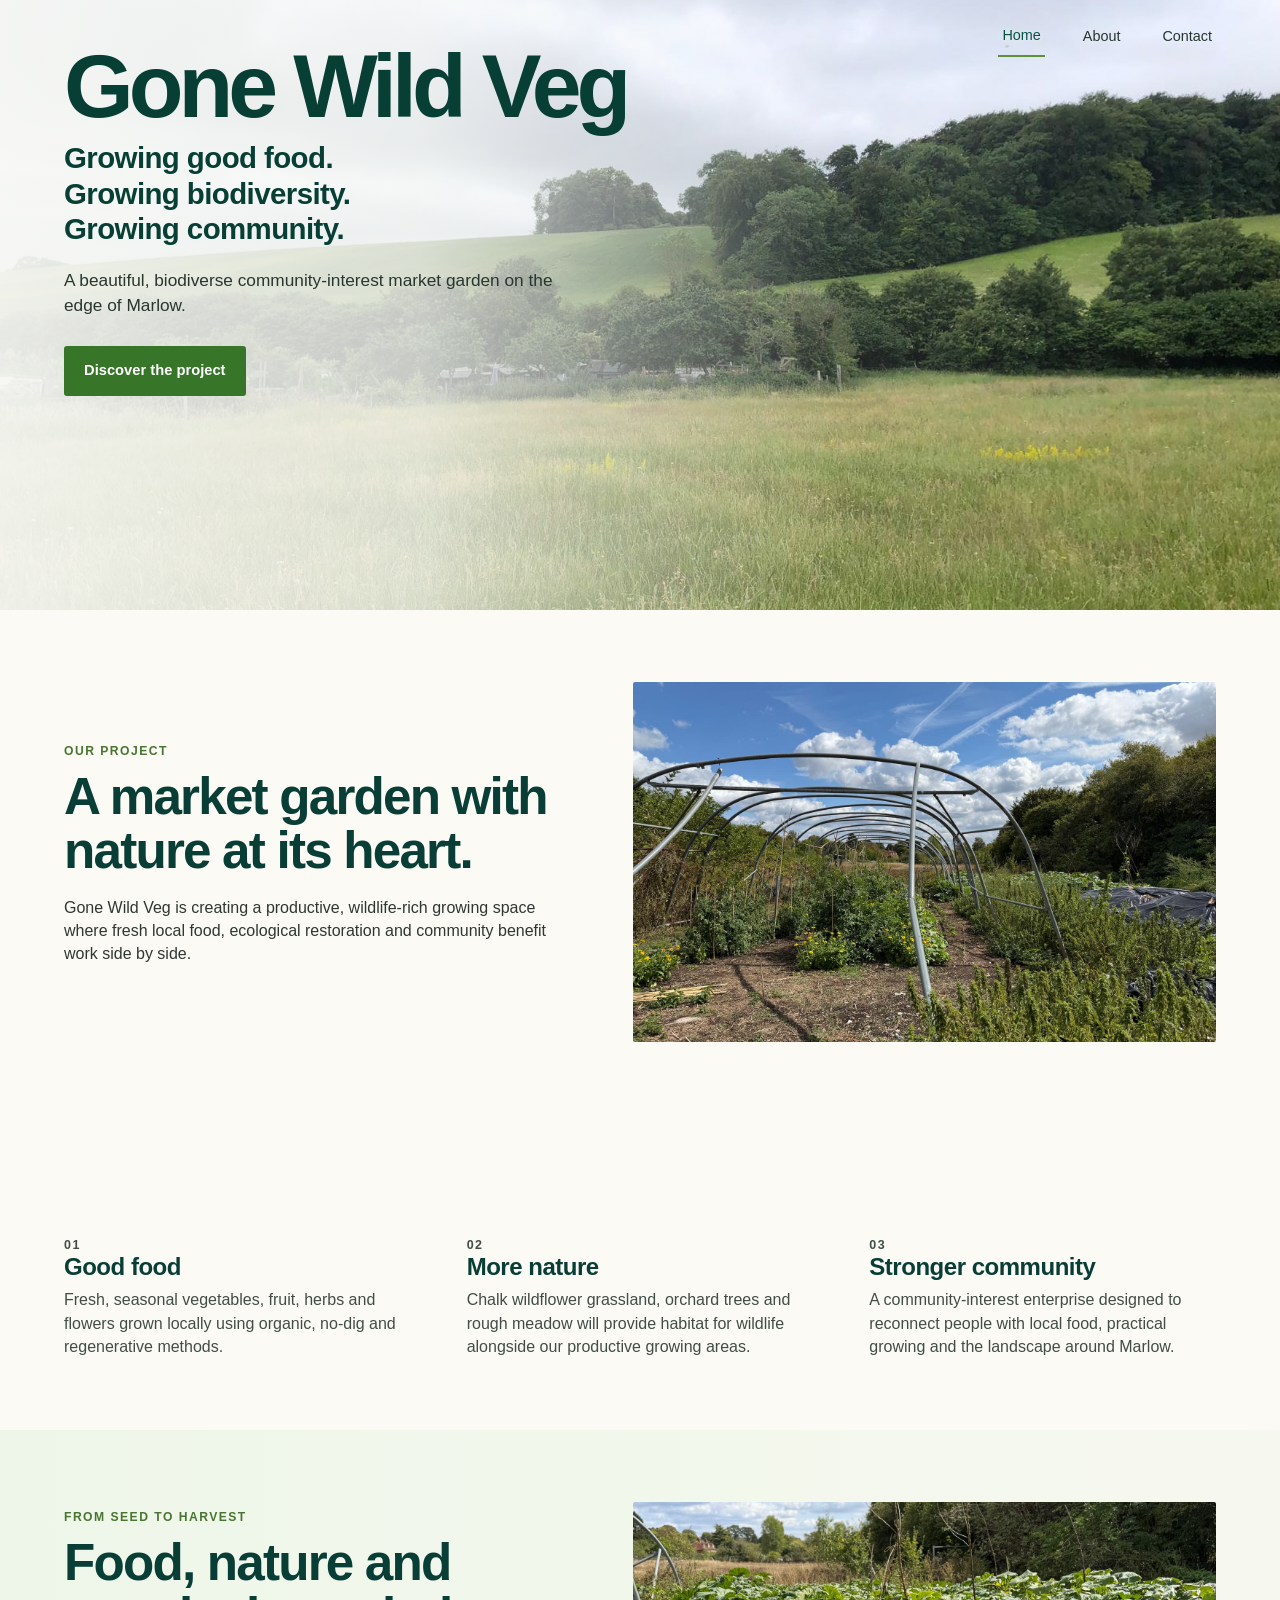
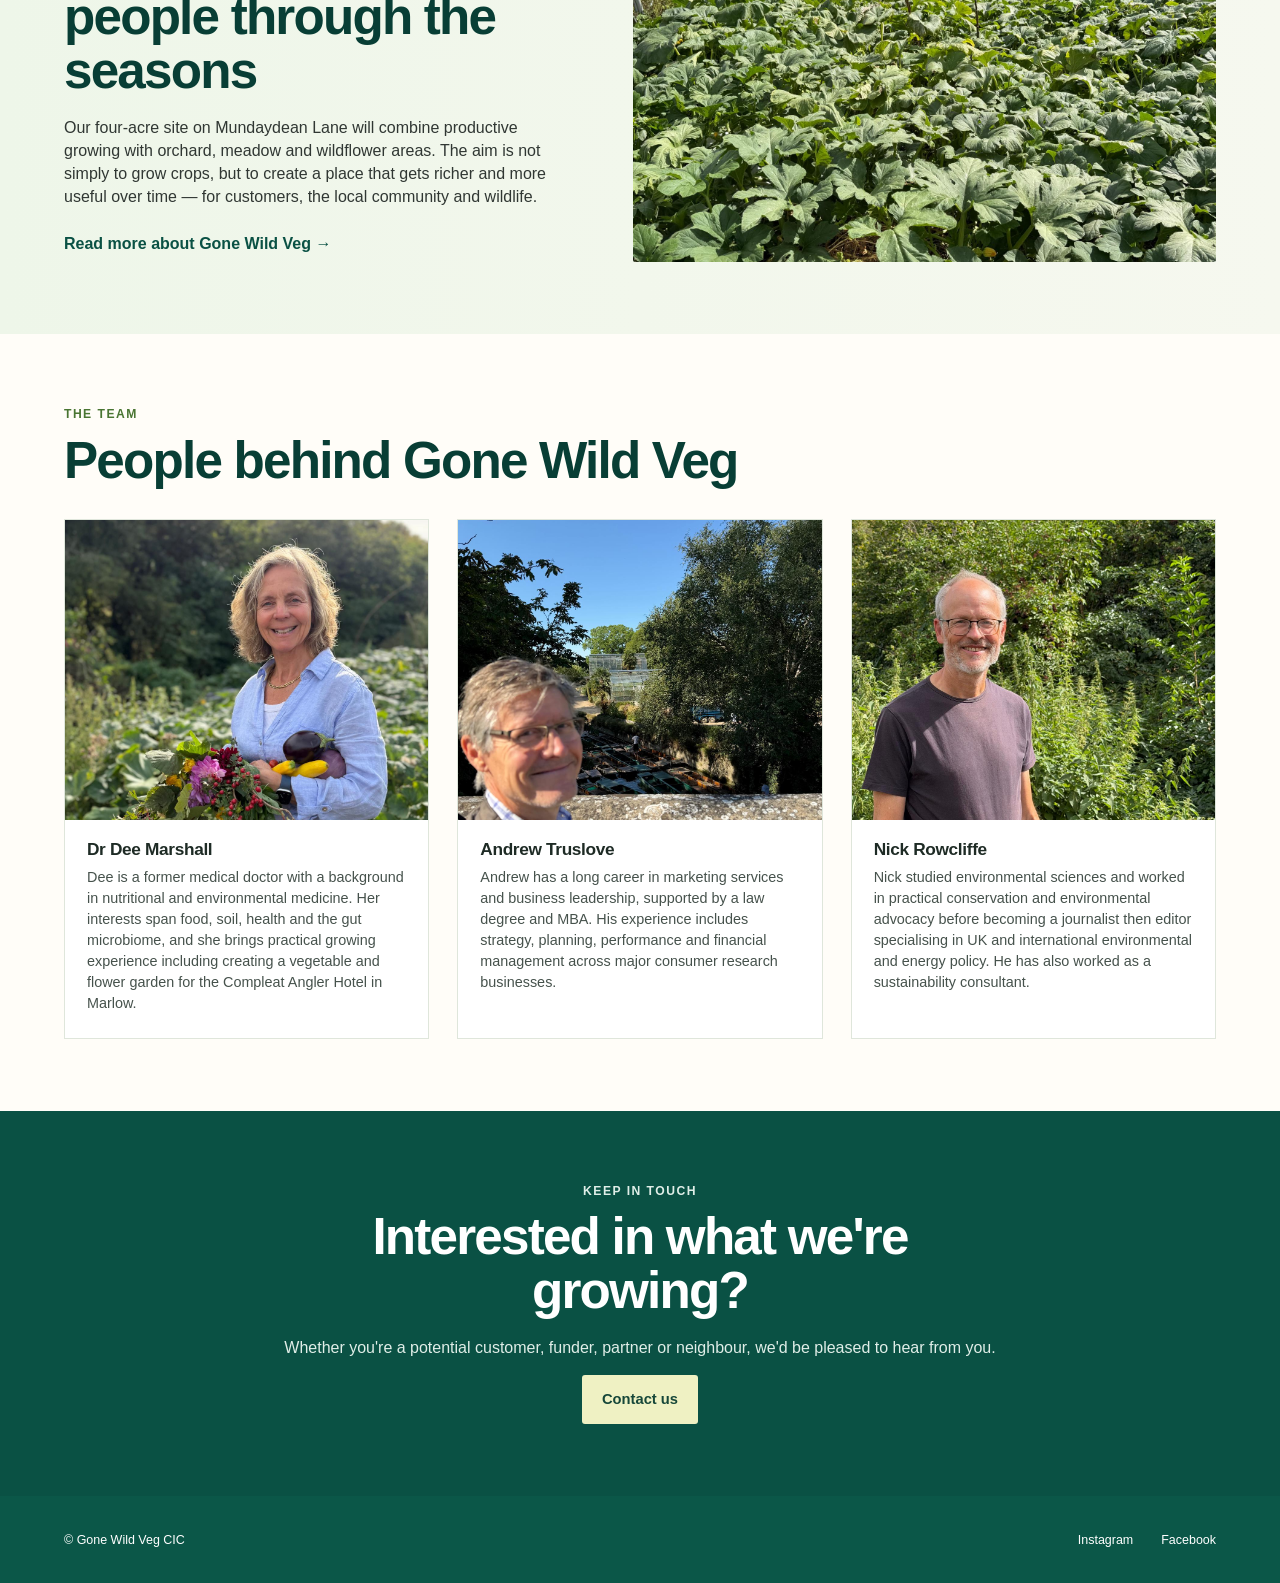
<file: index.html>
<!DOCTYPE html>
<html lang="en">
<head>
  <meta charset="UTF-8">
  <meta name="viewport" content="width=device-width, initial-scale=1.0">
  <title>Gone Wild Veg</title>
  <link rel="stylesheet" href="styles.css">
</head>
<body>
<header class="site-header">
  <nav aria-label="Primary navigation">
    <a class="active" href="index.html">Home</a>
    <a href="about.html">About</a>
    <a href="contact.html">Contact</a>
  </nav>
</header>

<main>
  <section class="hero">
    <div class="hero-inner">
      <h1 class="company-title">Gone Wild Veg</h1>
      <p class="hero-slogan">
        <span>Growing good food.</span>
        <span>Growing biodiversity.</span>
        <span>Growing community.</span>
      </p>
      <p class="hero-lead">A beautiful, biodiverse community-interest market garden on the edge of Marlow.</p>
      <a class="button" href="#project">Discover the project</a>
    </div>
  </section>

  <section class="section intro" id="project">
    <div class="container feature-grid intro-feature">
      <div class="feature-copy">
        <p class="eyebrow">Our project</p>
        <h2>A market garden with nature at its heart.</h2>
        <p>Gone Wild Veg is creating a productive, wildlife-rich growing space where fresh local food, ecological restoration and community benefit work side by side.</p>
      </div>
      <figure class="feature-image-wrap">
        <img class="feature-image" src="assets/gwv-site-pic.jpeg" alt="Gone Wild Veg growing site">
      </figure>
    </div>
  </section>

  <section class="section pillars">
    <div class="container three-column">
      <article>
        <p class="number">01</p>
        <h3>Good food</h3>
        <p>Fresh, seasonal vegetables, fruit, herbs and flowers grown locally using organic, no-dig and regenerative methods.</p>
      </article>
      <article>
        <p class="number">02</p>
        <h3>More nature</h3>
        <p>Chalk wildflower grassland, orchard trees and rough meadow will provide habitat for wildlife alongside our productive growing areas.</p>
      </article>
      <article>
        <p class="number">03</p>
        <h3>Stronger community</h3>
        <p>A community-interest enterprise designed to reconnect people with local food, practical growing and the landscape around Marlow.</p>
      </article>
    </div>
  </section>

  <section class="section feature-section">
    <div class="container feature-grid">
      <div class="feature-copy">
        <p class="eyebrow">From seed to harvest</p>
        <h2>Food, nature and people through the seasons</h2>
        <p>Our four-acre site on Mundaydean Lane will combine productive growing with orchard, meadow and wildflower areas. The aim is not simply to grow crops, but to create a place that gets richer and more useful over time — for customers, the local community and wildlife.</p>
        <a class="text-link" href="about.html">Read more about Gone Wild Veg →</a>
      </div>
      <figure class="feature-image-wrap">
        <img class="feature-image" src="assets/food-nature-pic.jpeg" alt="Crops growing at Gone Wild Veg">
      </figure>
    </div>
  </section>

  <section class="section team-section">
    <div class="container">
      <p class="eyebrow">The team</p>
      <h2>People behind Gone Wild Veg</h2>
      <div class="team-grid">
        <article class="team-card">
          <img class="team-photo" src="assets/dee-pic.jpeg" alt="Dr Dee Marshall">
          <h3>Dr Dee Marshall</h3>
          <p>Dee is a former medical doctor with a background in nutritional and environmental medicine. Her interests span food, soil, health and the gut microbiome, and she brings practical growing experience including creating a vegetable and flower garden for the Compleat Angler Hotel in Marlow.</p>
        </article>
        <article class="team-card">
          <img class="team-photo" src="assets/andrew-pic.jpeg" alt="Andrew Truslove">
          <h3>Andrew Truslove</h3>
          <p>Andrew has a long career in marketing services and business leadership, supported by a law degree and MBA. His experience includes strategy, planning, performance and financial management across major consumer research businesses.</p>
        </article>
        <article class="team-card">
          <img class="team-photo" src="assets/nick-pic.jpeg" alt="Nick Rowcliffe">
          <h3>Nick Rowcliffe</h3>
          <p>Nick studied environmental sciences and worked in practical conservation and environmental advocacy before becoming a journalist then editor specialising in UK and international environmental and energy policy. He has also worked as a sustainability consultant.</p>
        </article>
      </div>
    </div>
  </section>

  <section class="section cta-section">
    <div class="container narrow center">
      <p class="eyebrow">Keep in touch</p>
      <h2>Interested in what we're growing?</h2>
      <p>Whether you're a potential customer, funder, partner or neighbour, we'd be pleased to hear from you.</p>
      <a class="button dark" href="contact.html">Contact us</a>
    </div>
  </section>
</main>

<footer class="site-footer">
  <div class="container footer-inner">
    <p>© Gone Wild Veg CIC</p>
    <div class="footer-links">
      <a href="#">Instagram</a>
      <a href="#">Facebook</a>
    </div>
  </div>
</footer>
</body>
</html>
</file>
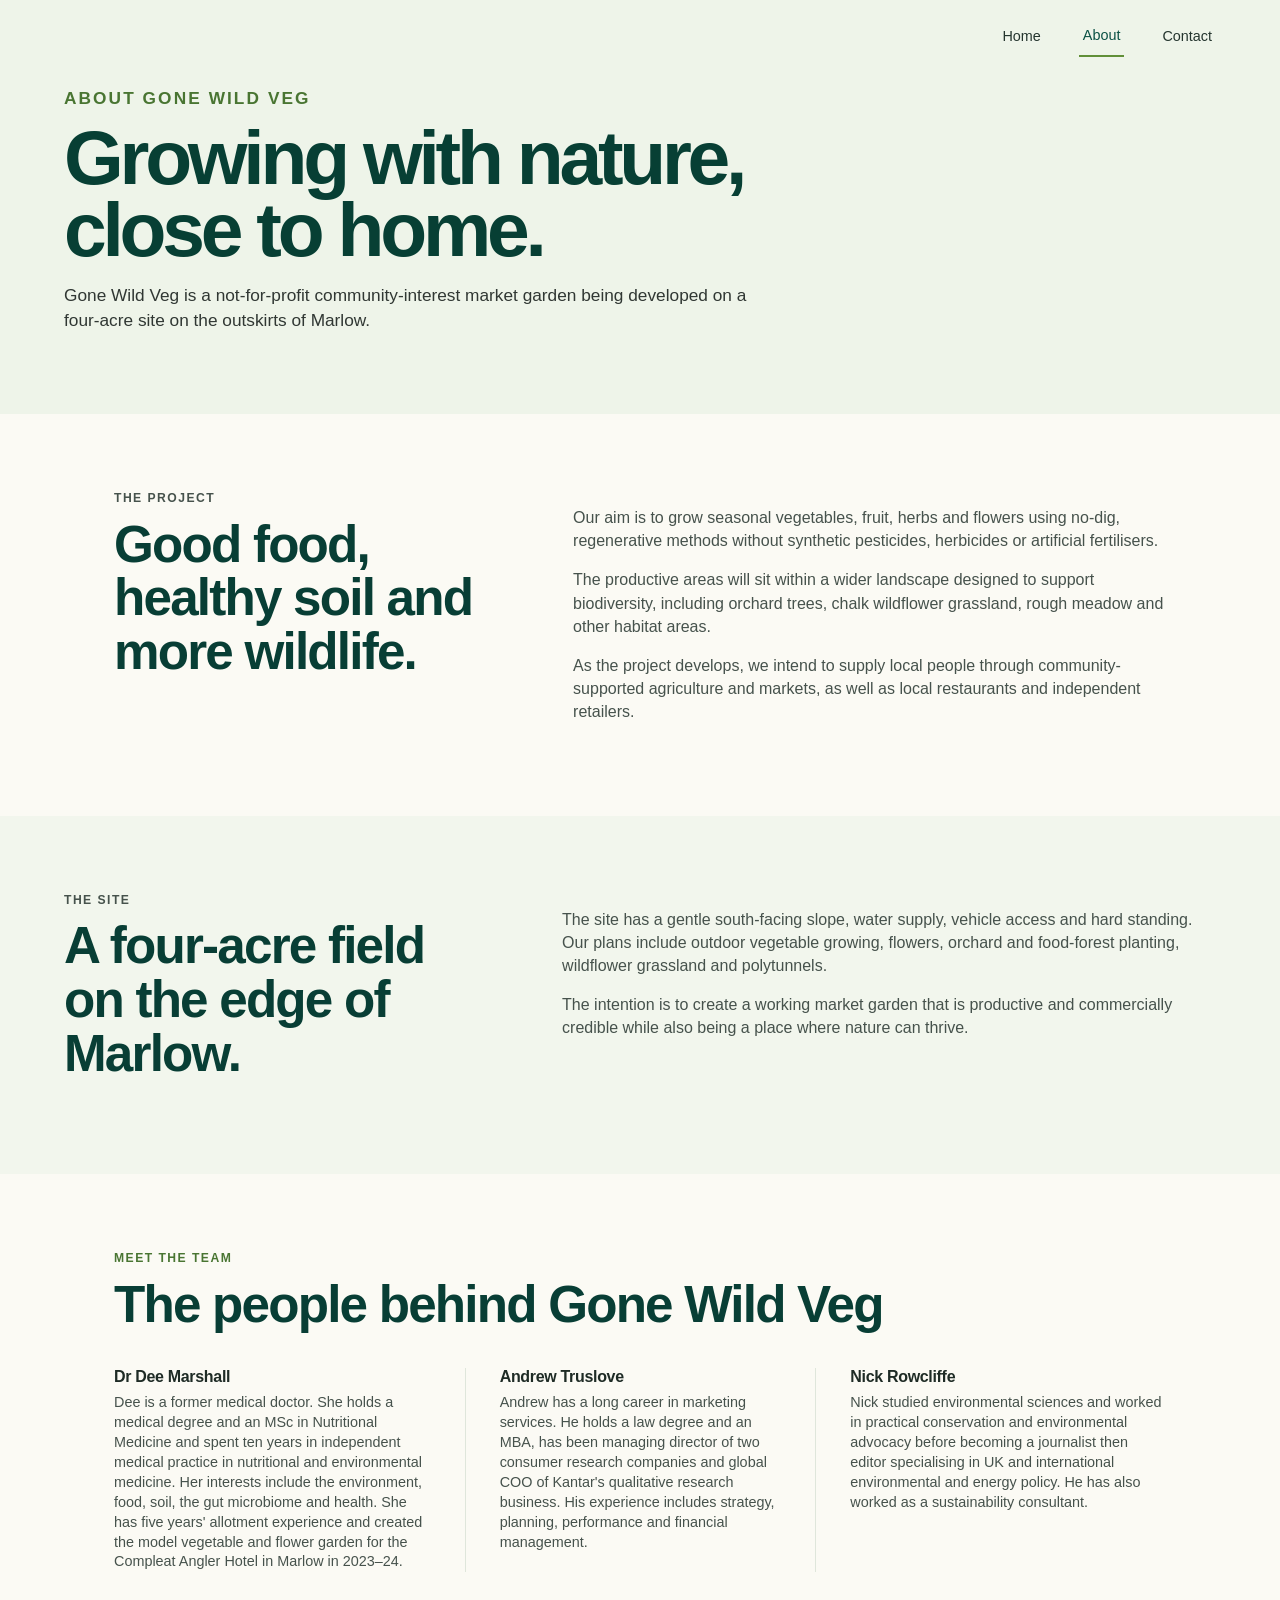
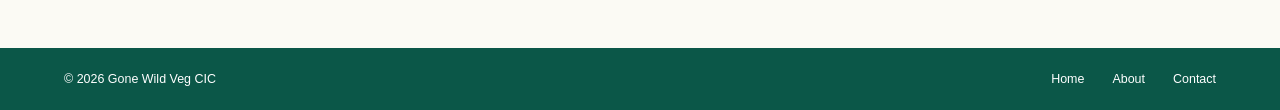
<file: about.html>
<!doctype html>
<html lang="en"><head><meta charset="utf-8"><meta name="viewport" content="width=device-width,initial-scale=1">
<title>About | Gone Wild Veg</title><link rel="stylesheet" href="styles.css"></head>
<body>
<header class="site-header"><nav><a href="index.html">Home</a><a class="active" href="about.html">About</a><a href="contact.html">Contact</a></nav></header>
<main>
<section class="page-hero"><div class="section-inner"><p class="eyebrow">About Gone Wild Veg</p><h1 class="company-title" style="font-size:clamp(3.4rem,6vw,5.7rem)">Growing with nature, close to home.</h1><p>Gone Wild Veg is a not-for-profit community-interest market garden being developed on a four-acre site on the outskirts of Marlow.</p></div></section>
<section class="content-grid">
 <div><p class="eyebrow">The project</p><h2>Good food, healthy soil and more wildlife.</h2></div>
 <div><p>Our aim is to grow seasonal vegetables, fruit, herbs and flowers using no-dig, regenerative methods without synthetic pesticides, herbicides or artificial fertilisers.</p><p>The productive areas will sit within a wider landscape designed to support biodiversity, including orchard trees, chalk wildflower grassland, rough meadow and other habitat areas.</p><p>As the project develops, we intend to supply local people through community-supported agriculture and markets, as well as local restaurants and independent retailers.</p></div>
</section>
<section class="content-grid alt">
 <div><p class="eyebrow">The site</p><h2>A four-acre field on the edge of Marlow.</h2></div>
 <div><p>The site has a gentle south-facing slope, water supply, vehicle access and hard standing. Our plans include outdoor vegetable growing, flowers, orchard and food-forest planting, wildflower grassland and polytunnels.</p><p>The intention is to create a working market garden that is productive and commercially credible while also being a place where nature can thrive.</p></div>
</section>
<section class="about-team">
 <p class="eyebrow">Meet the team</p><h2>The people behind Gone Wild Veg</h2>
 <div class="team-grid">
  <article class="person"><h3>Dr Dee Marshall</h3><p>Dee is a former medical doctor. She holds a medical degree and an MSc in Nutritional Medicine and spent ten years in independent medical practice in nutritional and environmental medicine. Her interests include the environment, food, soil, the gut microbiome and health. She has five years' allotment experience and created the model vegetable and flower garden for the Compleat Angler Hotel in Marlow in 2023–24.</p></article>
  <article class="person"><h3>Andrew Truslove</h3><p>Andrew has a long career in marketing services. He holds a law degree and an MBA, has been managing director of two consumer research companies and global COO of Kantar's qualitative research business. His experience includes strategy, planning, performance and financial management.</p></article>
  <article class="person"><h3>Nick Rowcliffe</h3><p>Nick studied environmental sciences and worked in practical conservation and environmental advocacy before becoming a journalist then editor specialising in UK and international environmental and energy policy. He has also worked as a sustainability consultant.</p></article>
 </div>
</section>
</main>
<footer><span>© 2026 Gone Wild Veg CIC</span><nav><a href="index.html">Home</a><a href="about.html">About</a><a href="contact.html">Contact</a></nav></footer>
</body></html>
</file>
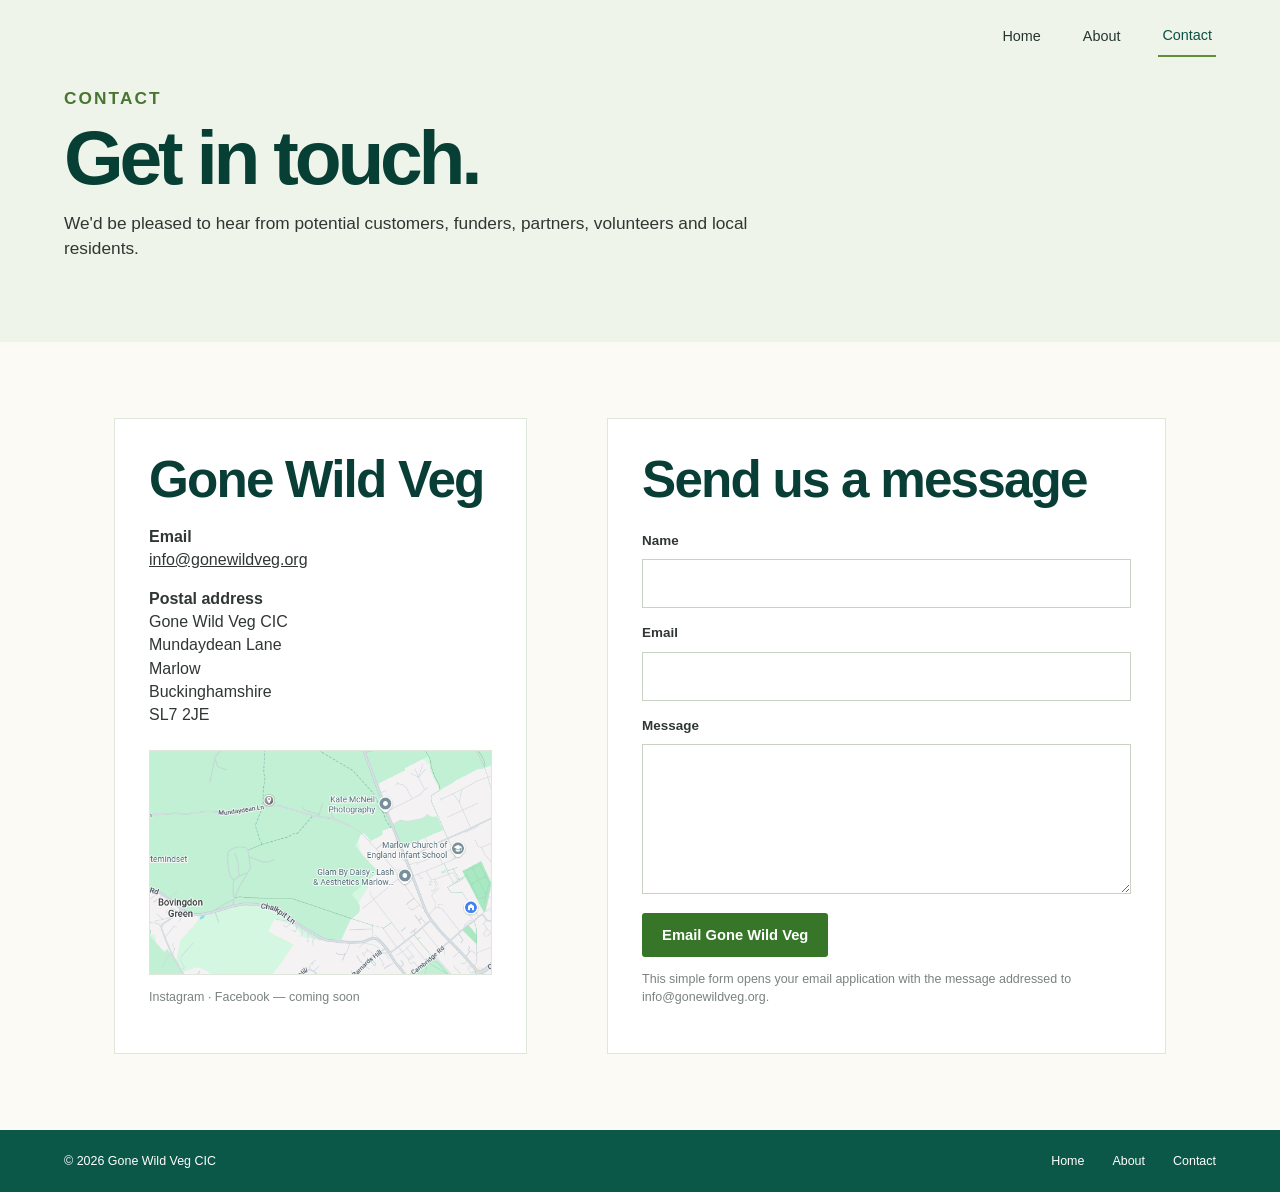
<file: contact.html>
<!doctype html>
<html lang="en"><head><meta charset="utf-8"><meta name="viewport" content="width=device-width,initial-scale=1">
<title>Contact | Gone Wild Veg</title><link rel="stylesheet" href="styles.css"></head>
<body>
<header class="site-header"><nav><a href="index.html">Home</a><a href="about.html">About</a><a class="active" href="contact.html">Contact</a></nav></header>
<main>
<section class="page-hero"><div class="section-inner"><p class="eyebrow">Contact</p><h1 class="company-title" style="font-size:clamp(3.4rem,6vw,5.7rem)">Get in touch.</h1><p>We'd be pleased to hear from potential customers, funders, partners, volunteers and local residents.</p></div></section>
<section class="contact-wrap">
 <div class="contact-card"><h2>Gone Wild Veg</h2><p><strong>Email</strong><br><a href="mailto:info@gonewildveg.org">info@gonewildveg.org</a></p><p><strong>Postal address</strong><br>Gone Wild Veg CIC<br>Mundaydean Lane<br>Marlow<br>Buckinghamshire<br>SL7 2JE</p><img class="contact-map" src="Map of GWV site.png" alt="Map showing the Gone Wild Veg site on Mundaydean Lane, Marlow"><p class="small">Instagram · Facebook — coming soon</p></div>
 <div class="form-card"><h2>Send us a message</h2><form action="mailto:info@gonewildveg.org" method="post" enctype="text/plain"><label for="name">Name</label><input id="name" name="name" required><label for="email">Email</label><input id="email" type="email" name="email" required><label for="message">Message</label><textarea id="message" name="message" required></textarea><button class="button" type="submit">Email Gone Wild Veg</button></form><p class="small">This simple form opens your email application with the message addressed to info@gonewildveg.org.</p></div>
</section>
</main>
<footer><span>© 2026 Gone Wild Veg CIC</span><nav><a href="index.html">Home</a><a href="about.html">About</a><a href="contact.html">Contact</a></nav></footer>
</body></html>
</file>
<file: styles.css>
:root{
  --ink:#073f34;
  --green:#377629;
  --green-dark:#0a5144;
  --cream:#fbfaf4;
  --soft:#eef5e8;
  --text:#303733;
  --muted:#66716b;
  --line:#dfe6db;
  --max:1180px;
}
*{box-sizing:border-box}
html{scroll-behavior:smooth}
body{
  margin:0;background:var(--cream);color:var(--text);
  font-family:Arial,"Helvetica Neue",Helvetica,sans-serif;
  line-height:1.45;
}
img{max-width:100%;display:block}
a{color:inherit}
.site-header{
  height:54px;display:flex;align-items:center;justify-content:flex-end;
  padding:0 max(5vw,24px);background:rgba(251,250,244,.92);
  position:sticky;top:0;z-index:20;border-bottom:1px solid rgba(7,63,52,.08);
  backdrop-filter:blur(8px);
}
.site-header nav{display:flex;gap:34px;align-items:center}
.site-header nav a{
  text-decoration:none;font-size:.9rem;padding:18px 4px 13px;color:#2d3934;
}
.site-header nav a.active,.site-header nav a:hover{
  color:var(--green-dark);border-bottom:2px solid #618f38;
}
.hero{
  min-height:610px;position:relative;display:flex;align-items:center;
  background-image:
   linear-gradient(90deg,rgba(250,251,247,.92) 0%,rgba(250,251,247,.78) 33%,rgba(250,251,247,.12) 66%,rgba(250,251,247,0) 100%),
   url("assets/landscape.jpg");
  background-size:cover;background-position:center 54%;
}
.hero-inner{width:min(var(--max),90vw);margin:0 auto;padding:58px 0 72px}
.company-title{
  margin:0 0 10px;color:var(--ink);font-size:clamp(4rem,7vw,6.6rem);
  line-height:.94;letter-spacing:-.055em;font-weight:700;
}
.hero-slogan{
  margin:0 0 22px;color:var(--ink);font-weight:700;
  font-size:clamp(1.25rem,2.3vw,1.85rem);line-height:1.2;letter-spacing:-.02em;
}
.hero-lead{max-width:560px;font-size:1.08rem;margin:0 0 28px;color:#29362f}
.button{
  display:inline-flex;align-items:center;gap:14px;background:var(--green);color:white;
  text-decoration:none;font-weight:700;padding:14px 20px;border-radius:3px;font-size:.92rem;
}
.button:hover{background:var(--green-dark)}
.section{padding:72px max(5vw,24px)}
.section-inner{max-width:var(--max);margin:0 auto}
.eyebrow{
  text-transform:uppercase;letter-spacing:.12em;font-size:.76rem;font-weight:700;
  color:#497532;margin:0 0 10px;
}
h1,h2,h3{font-family:Arial,"Helvetica Neue",Helvetica,sans-serif;color:#083e35}
h2{
  font-size:clamp(2.25rem,4vw,3.65rem);line-height:1.05;letter-spacing:-.035em;
  margin:0 0 18px;
}
h3{font-size:1.5rem;line-height:1.1;margin:0 0 8px;letter-spacing:-.02em}
.intro-grid{
  display:grid;grid-template-columns:.9fr 1.1fr;gap:72px;align-items:center;
}
.intro-copy p{font-size:1.04rem;max-width:560px}
.photo-card{overflow:hidden;border-radius:2px;min-height:335px;background:#dfe6db}
.photo-card img{width:100%;height:100%;min-height:335px;object-fit:cover}
.pillars{
  display:grid;grid-template-columns:repeat(3,1fr);gap:56px;margin-top:50px;
}
.icon{
  width:58px;height:58px;border-radius:50%;background:#e6f0dd;display:grid;place-items:center;
  margin-bottom:14px;font-size:1.55rem;color:#3c7c2c;
}
.pillars p{margin:0;color:#424d47}
.seed-band{background:linear-gradient(90deg,#eef6e9,#f6f8ef)}
.seed-grid{
  display:grid;grid-template-columns:.92fr 1.08fr;gap:72px;align-items:center;
}
.seed-copy p:not(.eyebrow){max-width:560px}
.seed-photo{height:360px;overflow:hidden;border-radius:2px}
.seed-photo img{width:100%;height:100%;object-fit:cover;object-position:center 47%}
.team{background:#fffdf8}
.team-grid{display:grid;grid-template-columns:repeat(3,1fr);gap:0;margin-top:32px}
.person{padding:0 34px;border-left:1px solid var(--line)}
.person:first-child{border-left:0;padding-left:0}
.person:last-child{padding-right:0}
.person h3{font-size:1rem;color:#1e2b25}
.person p{font-size:.9rem;line-height:1.38;margin:7px 0 0;color:#46524c}
.cta-strip{text-align:center;background:var(--green-dark);color:white;padding:72px 24px}
.cta-strip h2{color:white}
.cta-strip p{max-width:650px;margin:0 auto 24px;color:#e0eee8}
.cta-strip .button{background:#eff1c3;color:#164739}
footer{
  display:flex;justify-content:space-between;gap:30px;align-items:center;
  padding:22px max(5vw,24px);background:#0b5748;color:white;font-size:.78rem
}
footer nav{display:flex;gap:28px}
footer a{text-decoration:none}
.page-hero{padding:86px max(5vw,24px) 64px;background:#eef4e9}
.page-hero .section-inner{max-width:var(--max)}
.page-hero p{max-width:720px;font-size:1.08rem}
.content-grid{
  display:grid;grid-template-columns:.78fr 1.22fr;gap:80px;max-width:var(--max);margin:auto;
  padding:76px max(5vw,24px)
}
.content-grid.alt{background:#f2f6ed;max-width:none;padding-left:max(calc((100vw - var(--max))/2),5vw);padding-right:max(calc((100vw - var(--max))/2),5vw)}
.content-grid p{color:#46524c}
.about-team{max-width:var(--max);margin:auto;padding:76px max(5vw,24px)}
.about-team .team-grid{margin-top:36px}
.contact-wrap{
  max-width:var(--max);margin:auto;padding:76px max(5vw,24px);
  display:grid;grid-template-columns:.85fr 1.15fr;gap:80px
}
.contact-card,.form-card{background:white;padding:34px;border:1px solid var(--line)}
.map-placeholder{height:230px;background:#e8eee4;display:grid;place-items:center;color:#69766e;text-align:center;margin-top:24px}
.contact-map{width:100%;height:auto;margin-top:24px;border:1px solid var(--line)}
form{display:flex;flex-direction:column;gap:9px}
label{font-weight:700;font-size:.84rem;margin-top:6px}
input,textarea{font:inherit;padding:12px;border:1px solid #c9d2c5;background:#fff}
textarea{min-height:150px}
form .button{border:0;align-self:flex-start;margin-top:10px;cursor:pointer}
.small{font-size:.78rem;color:#7a837e}
@media(max-width:820px){
 .site-header{height:50px}.site-header nav{gap:18px}
 .hero{min-height:560px;background-position:58% center}
 .hero-inner{padding:58px 0}
 .company-title{font-size:clamp(3.4rem,14vw,5rem)}
 .hero-slogan{max-width:520px}
 .intro-grid,.seed-grid,.content-grid,.contact-wrap{grid-template-columns:1fr;gap:36px}
 .pillars,.team-grid{grid-template-columns:1fr;gap:34px}
 .person,.person:first-child,.person:last-child{border-left:0;border-top:1px solid var(--line);padding:24px 0 0}
 .person:first-child{border-top:0;padding-top:0}
 .seed-photo{height:320px}
 footer{flex-direction:column;align-items:flex-start}
}

/* v3: navigation and hero float over the landscape */
.site-header{position:absolute!important;top:0;left:0;right:0;z-index:30;height:auto!important;padding:18px max(5vw,24px) 0!important;background:transparent!important;border:0!important;backdrop-filter:none!important}
.site-header nav{margin-left:auto;gap:34px}
.site-header nav a{padding:7px 4px 9px!important;color:#24352e!important;text-shadow:0 1px 8px rgba(255,255,255,.55)}
.site-header nav a.active,.site-header nav a:hover{color:var(--green-dark)!important;border-bottom:2px solid #618f38}
.hero{min-height:610px;align-items:flex-start!important}
.hero-inner{padding-top:44px!important;padding-bottom:72px!important;min-height:610px;display:flex;flex-direction:column;justify-content:flex-start}
.company-title{margin-top:0!important;max-width:720px}
.hero-slogan{display:flex;flex-direction:column;gap:0;max-width:510px;margin-top:2px}
.hero-slogan span{display:block}
.hero-lead{max-width:500px}
@media(max-width:820px){.site-header{padding-top:10px!important}.site-header nav{gap:18px}.hero-inner{padding-top:72px!important}}

/* Keep the hero CTA at its original compact width */
.hero-inner > .button {
  align-self: flex-start;
  width: auto;
}

/* Homepage layout */
.container{width:min(var(--max),90vw);margin-left:auto;margin-right:auto}
.narrow{max-width:760px}
.center{text-align:center}
.three-column{display:grid;grid-template-columns:repeat(3,minmax(0,1fr));gap:56px}
.pillars .container{margin-top:0}
.pillars article{min-width:0}
.number{margin:0 0 10px;color:#62883f;font-size:.78rem;font-weight:700;letter-spacing:.12em}
.feature-grid{display:grid;grid-template-columns:minmax(0,.92fr) minmax(0,1.08fr);gap:72px;align-items:center}
.feature-copy{min-width:0;text-align:left}
.feature-copy p:not(.eyebrow){max-width:560px}
.feature-image-wrap{margin:0;overflow:hidden;border-radius:2px;justify-self:end;width:100%}
.feature-image{width:100%;height:360px;object-fit:cover}
.intro-feature .feature-image{object-position:center 52%}
.feature-section{background:linear-gradient(90deg,#eef6e9,#f6f8ef)}
.text-link{display:inline-block;margin-top:8px;color:var(--green-dark);font-weight:700;text-decoration:none}
.text-link:hover{text-decoration:underline}
.team-section{background:#fffdf8}
.team-section>.container{width:min(var(--max),90vw)}
.team-section .team-grid{display:grid;grid-template-columns:repeat(3,minmax(0,1fr));gap:28px;margin-top:32px}
.team-card{background:#fff;border:1px solid var(--line);overflow:hidden;padding:0 0 24px}
.team-photo{width:100%;height:300px;object-fit:cover;object-position:center 30%}
.team-card h3{font-size:1.08rem;margin:20px 22px 8px;color:#1e2b25}
.team-card p{font-size:.9rem;line-height:1.45;margin:0 22px;color:#46524c}
.cta-section{text-align:center;background:var(--green-dark);color:white}
.cta-section h2{color:white}
.cta-section p{color:#e0eee8}
.cta-section .button{background:#eff1c3;color:#164739}
.site-footer .footer-inner{display:flex;justify-content:space-between;align-items:center;gap:30px;width:100%}
.footer-links{display:flex;gap:28px}
.footer-links a{text-decoration:none}

@media(max-width:820px){
 .feature-grid,.three-column,.team-section .team-grid{grid-template-columns:1fr;gap:34px}
 .feature-image-wrap{justify-self:stretch}
 .feature-image{height:auto;aspect-ratio:4/3}
 .team-photo{height:360px;object-position:center 28%}
 .site-footer .footer-inner{flex-direction:column;align-items:flex-start}
}
</file>
